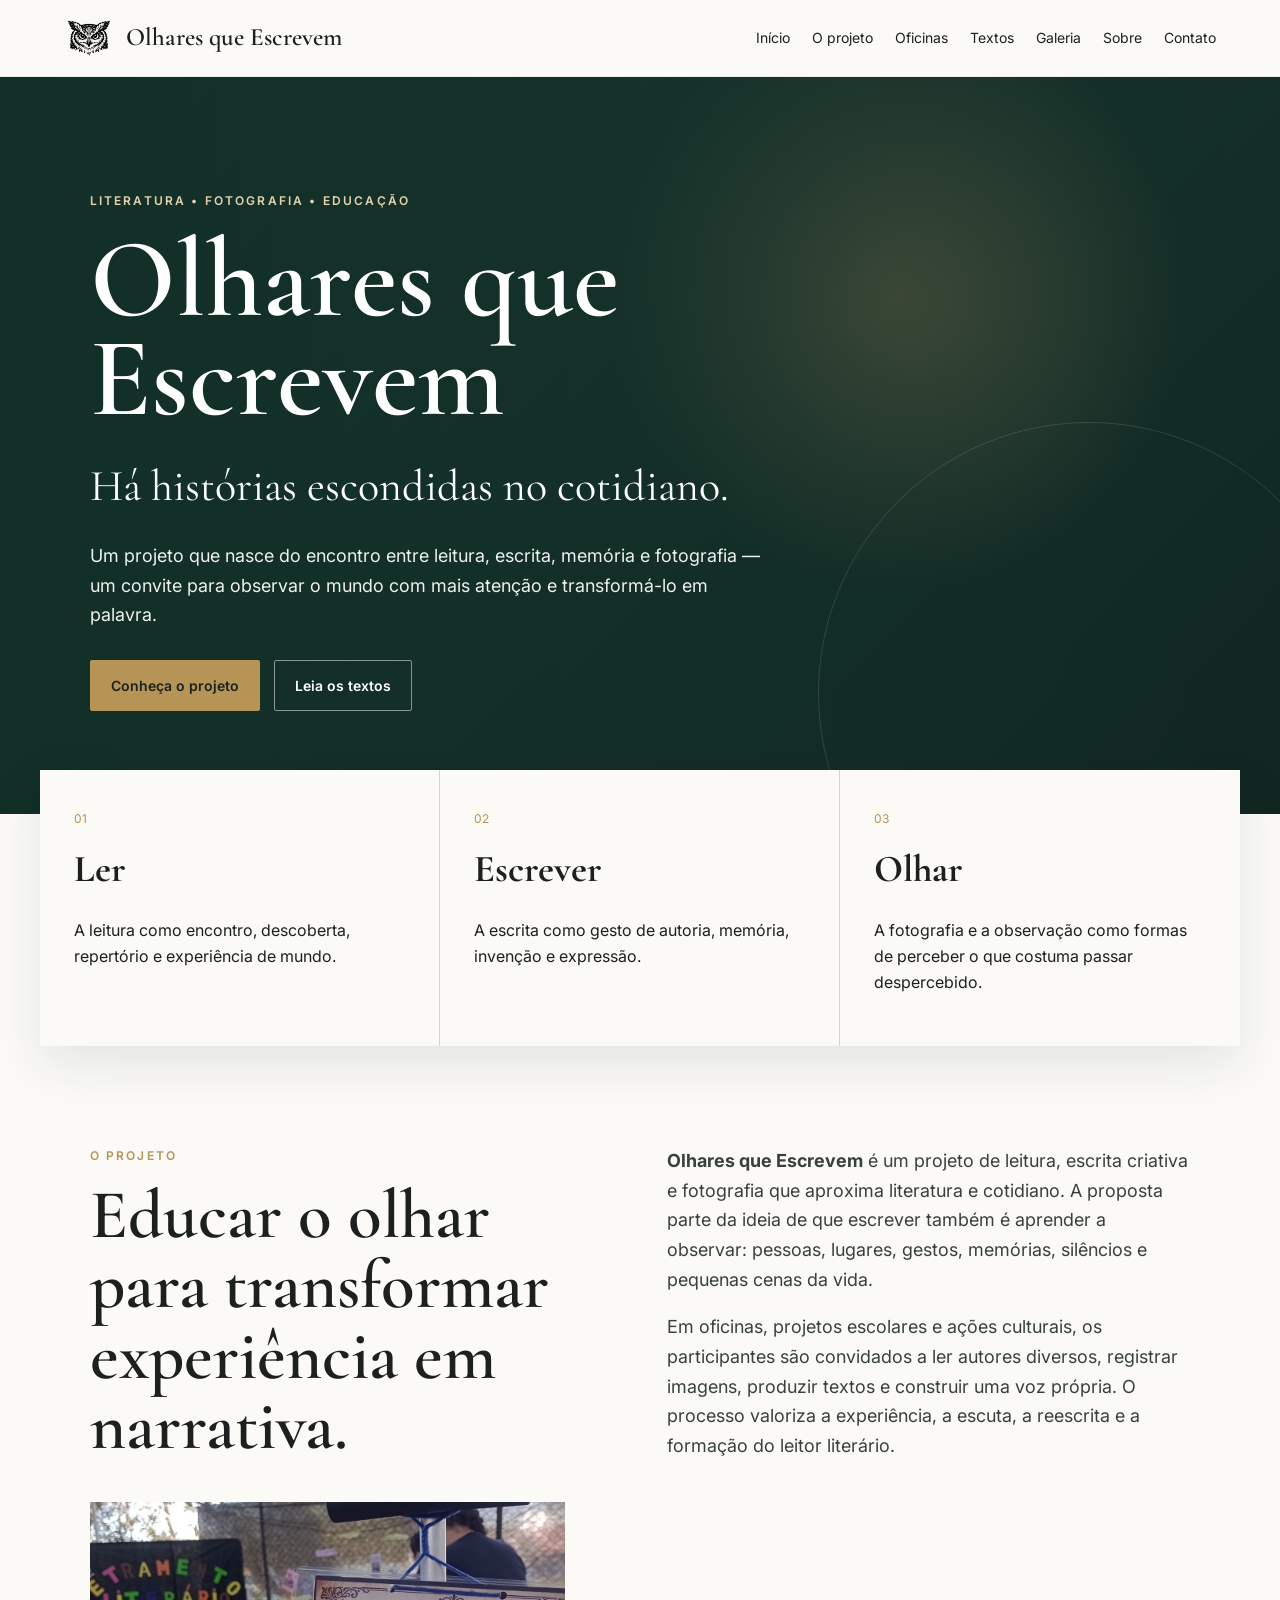
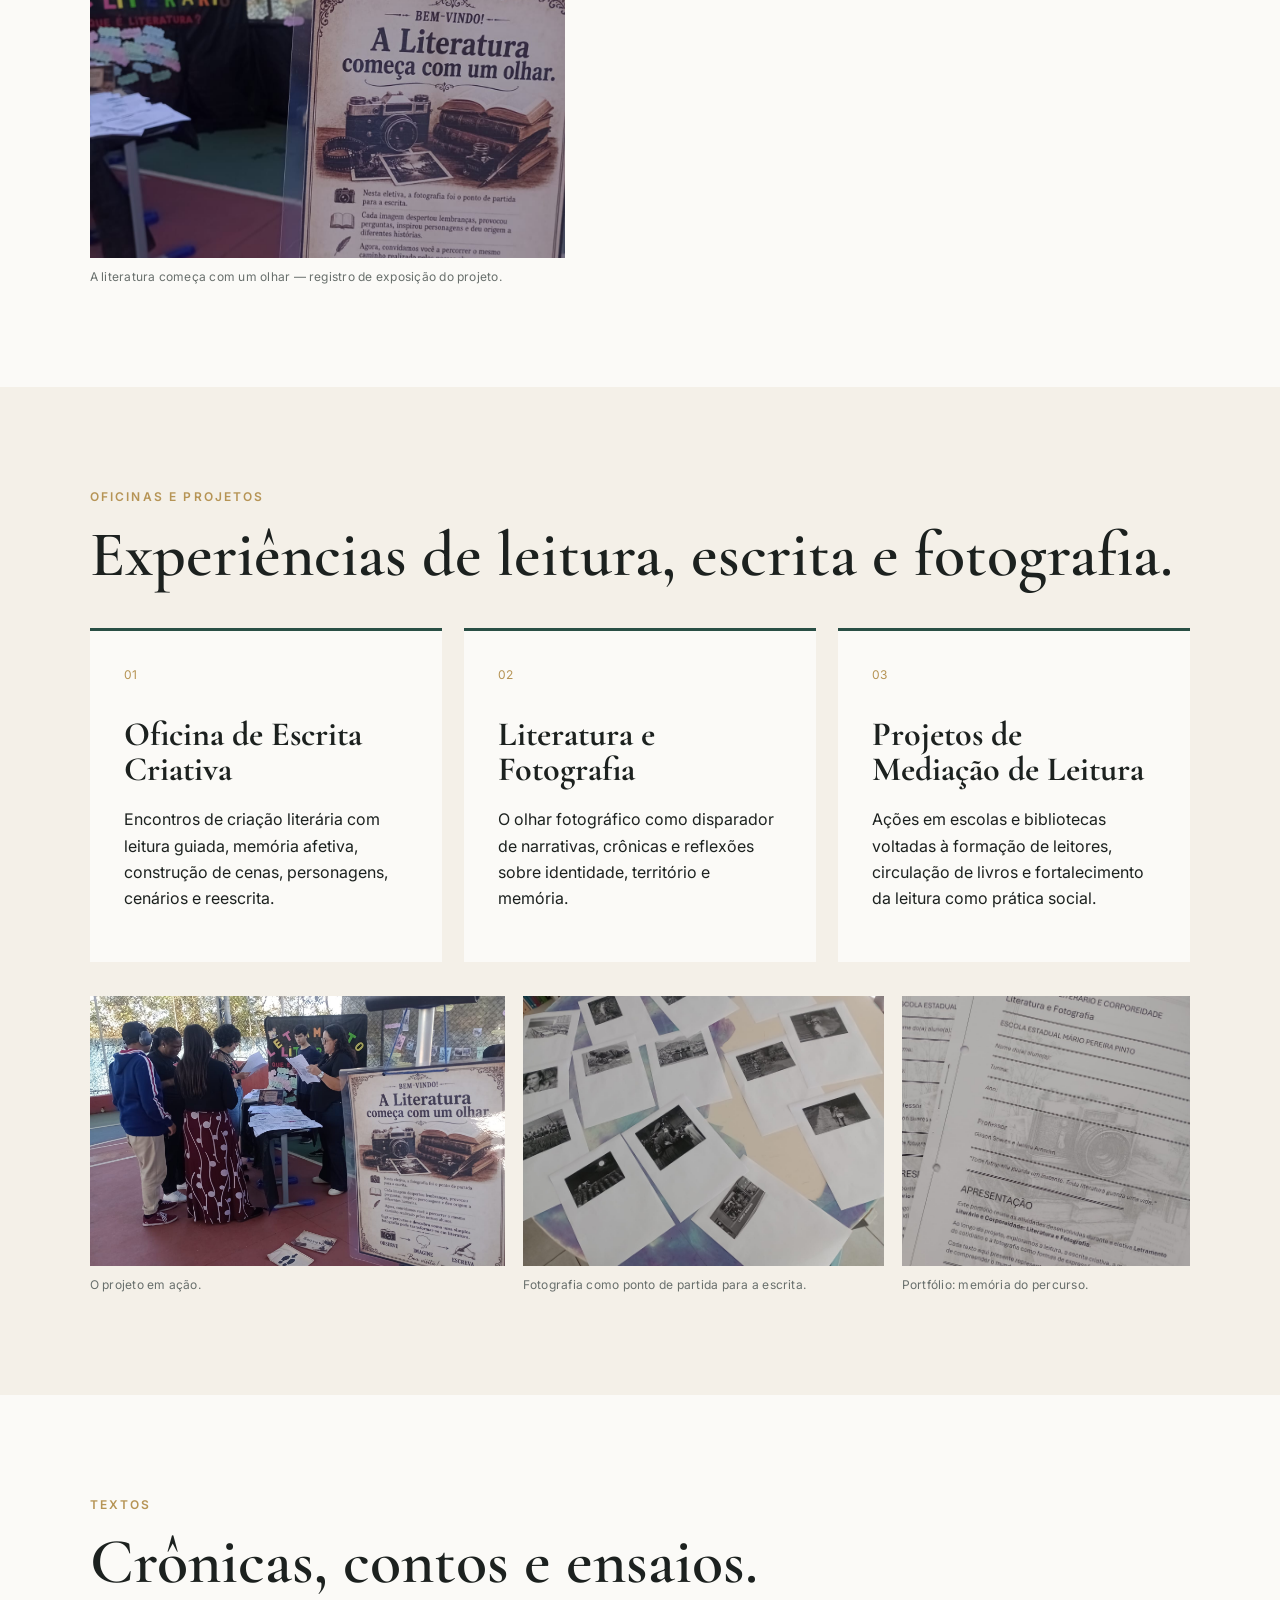
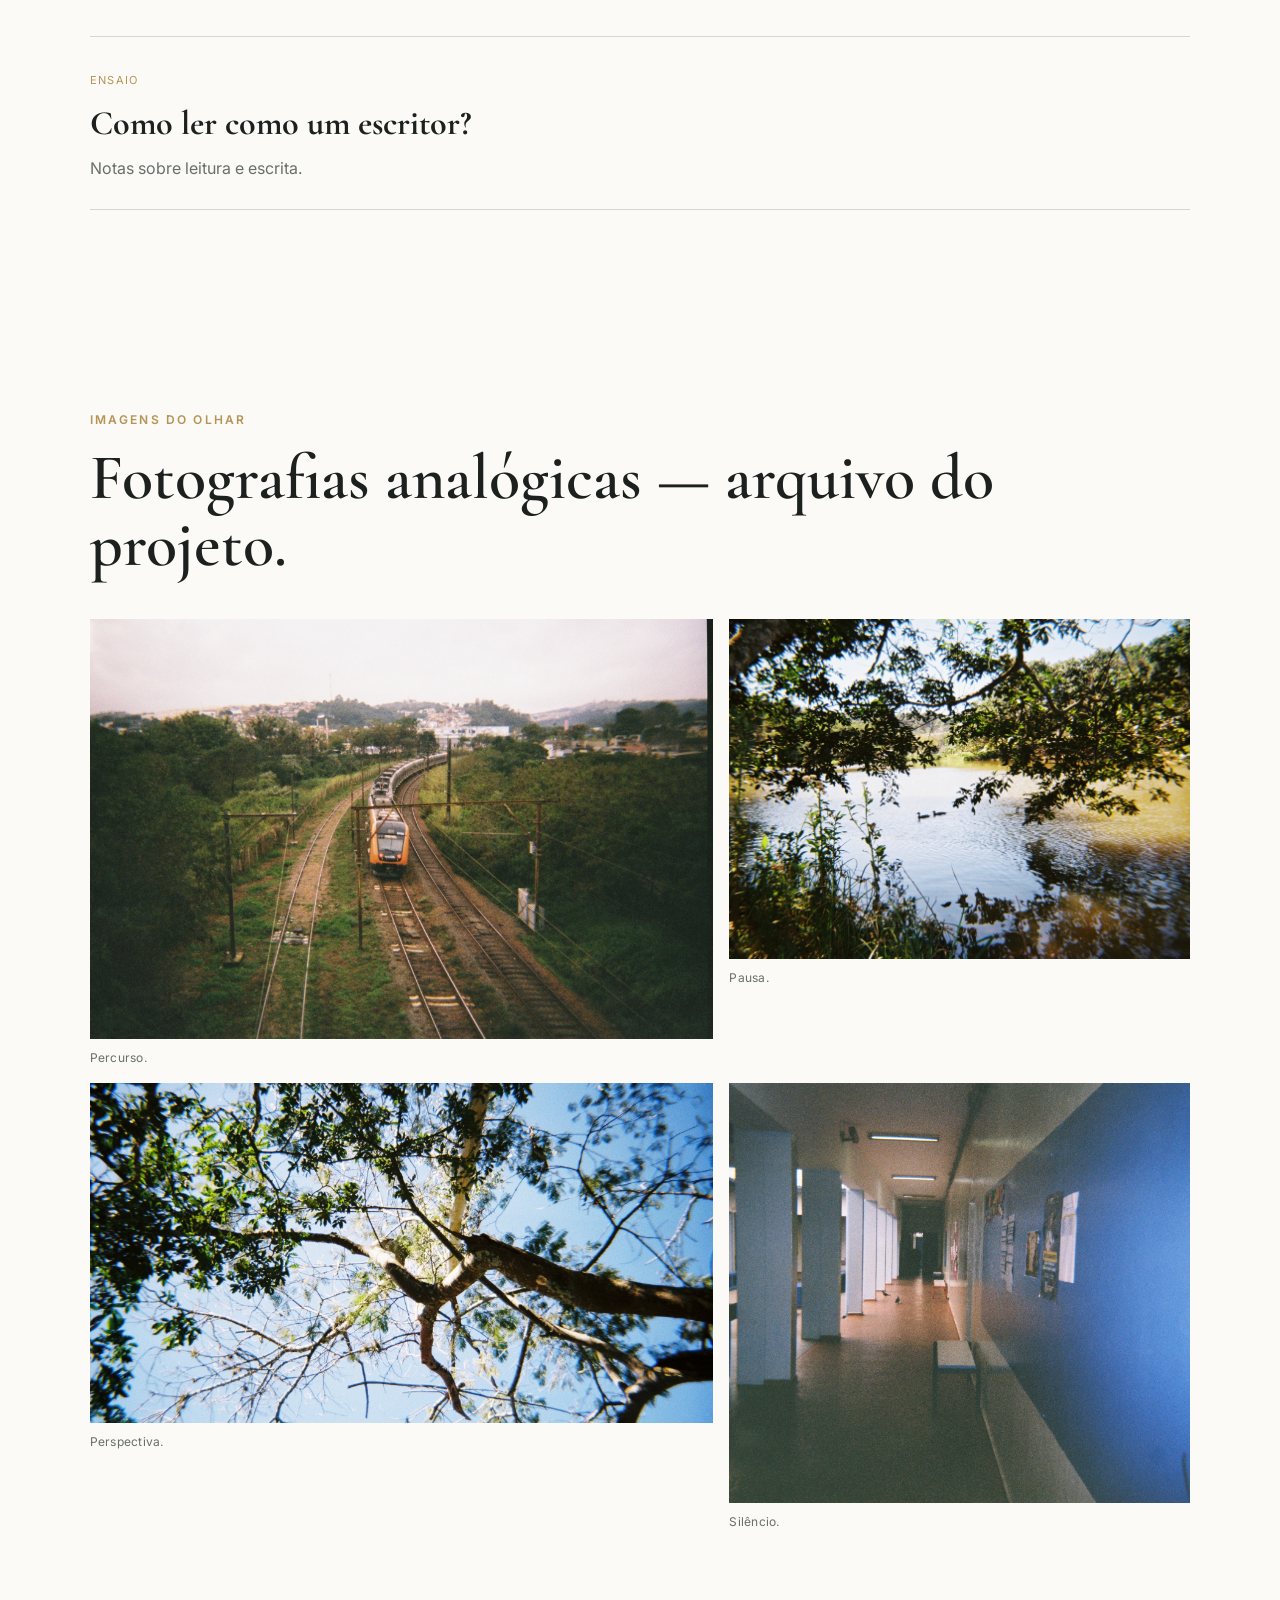
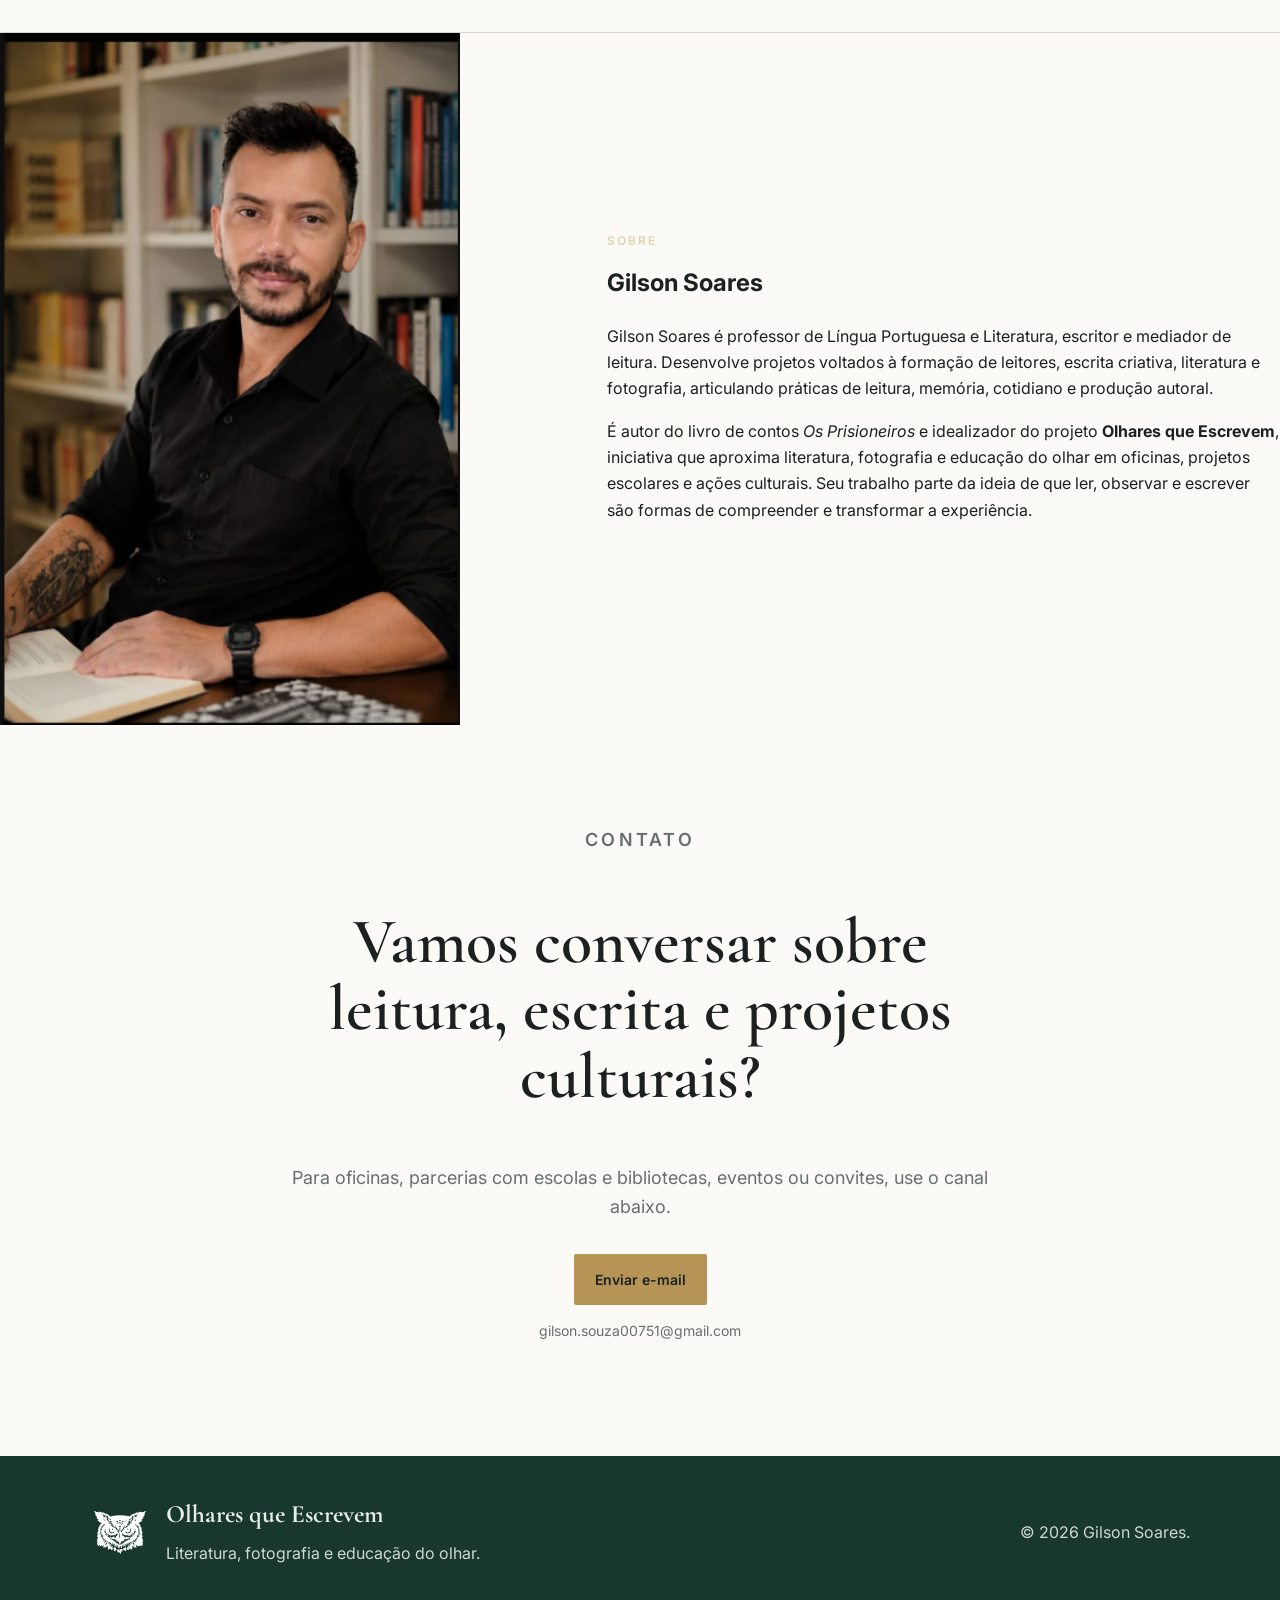
<file: index.html>
<!doctype html>
<html lang="pt-BR">
<head>
  <meta charset="utf-8" />
  <meta name="viewport" content="width=device-width, initial-scale=1" />
  <meta name="description" content="Olhares que Escrevem — literatura, fotografia e educação do olhar." />
  <title>Olhares que Escrevem</title>
  <link rel="icon" href="imagens/favicon.png" />
  <link rel="preconnect" href="https://fonts.googleapis.com">
  <link rel="preconnect" href="https://fonts.gstatic.com" crossorigin>
  <link href="https://fonts.googleapis.com/css2?family=Cormorant+Garamond:wght@500;600;700&family=Inter:wght@400;500;600&display=swap" rel="stylesheet">
  <link rel="stylesheet" href="style.css" />
</head>
<body>
  <header class="site-header">
    <a class="brand" href="#inicio" aria-label="Olhares que Escrevem">
      <img class="brand-logo" src="imagens/logo-coruja.png" alt="" />
      <span class="brand-text">Olhares que Escrevem</span>
    </a>

    <button class="menu-toggle" aria-label="Abrir menu" aria-expanded="false">☰</button>

    <nav class="main-nav" aria-label="Navegação principal">
      <a href="#inicio">Início</a>
      <a href="#projeto">O projeto</a>
      <a href="#oficinas">Oficinas</a>
      <a href="#textos">Textos</a>
      <a href="#galeria">Galeria</a>
      <a href="#sobre">Sobre</a>
      <a href="#contato">Contato</a>
    </nav>
  </header>

  <main>
    <section id="inicio" class="hero">
      <div class="hero-content">
        <p class="eyebrow">Literatura • Fotografia • Educação</p>
        <h1>Olhares que Escrevem</h1>
        <p class="hero-subtitle">Há histórias escondidas no cotidiano.</p>
        <p class="hero-text">
          Um projeto que nasce do encontro entre leitura, escrita, memória e fotografia —
          um convite para observar o mundo com mais atenção e transformá-lo em palavra.
        </p>
        <div class="hero-actions">
          <a class="btn primary" href="#projeto">Conheça o projeto</a>
          <a class="btn ghost" href="#textos">Leia os textos</a>
        </div>
      </div>
    </section>

    <section class="trio" aria-label="Pilares do projeto">
      <article><span>01</span><h2>Ler</h2><p>A leitura como encontro, descoberta, repertório e experiência de mundo.</p></article>
      <article><span>02</span><h2>Escrever</h2><p>A escrita como gesto de autoria, memória, invenção e expressão.</p></article>
      <article><span>03</span><h2>Olhar</h2><p>A fotografia e a observação como formas de perceber o que costuma passar despercebido.</p></article>
    </section>

    <section id="projeto" class="section two-col project-section">
      <div>
        <p class="section-kicker">O projeto</p>
        <h2>Educar o olhar para transformar experiência em narrativa.</h2>
        <figure class="editorial-photo">
          <img src="imagens/literatura-comeca-com-um-olhar.jpg" alt="Exposição do projeto com o cartaz A Literatura começa com um olhar." />
          <figcaption>A literatura começa com um olhar — registro de exposição do projeto.</figcaption>
        </figure>
      </div>
      <div class="prose">
        <p><strong>Olhares que Escrevem</strong> é um projeto de leitura, escrita criativa e fotografia que aproxima literatura e cotidiano. A proposta parte da ideia de que escrever também é aprender a observar: pessoas, lugares, gestos, memórias, silêncios e pequenas cenas da vida.</p>
        <p>Em oficinas, projetos escolares e ações culturais, os participantes são convidados a ler autores diversos, registrar imagens, produzir textos e construir uma voz própria. O processo valoriza a experiência, a escuta, a reescrita e a formação do leitor literário.</p>
      </div>
    </section>

    <section id="oficinas" class="section soft-bg">
      <p class="section-kicker">Oficinas e projetos</p>
      <h2 class="section-title">Experiências de leitura, escrita e fotografia.</h2>

      <div class="cards">
        <article class="card"><div class="card-number">01</div><h3>Oficina de Escrita Criativa</h3><p>Encontros de criação literária com leitura guiada, memória afetiva, construção de cenas, personagens, cenários e reescrita.</p></article>
        <article class="card"><div class="card-number">02</div><h3>Literatura e Fotografia</h3><p>O olhar fotográfico como disparador de narrativas, crônicas e reflexões sobre identidade, território e memória.</p></article>
        <article class="card"><div class="card-number">03</div><h3>Projetos de Mediação de Leitura</h3><p>Ações em escolas e bibliotecas voltadas à formação de leitores, circulação de livros e fortalecimento da leitura como prática social.</p></article>
      </div>

      <div class="action-grid">
        <figure><img src="imagens/projeto-em-acao.jpg" alt="Alunos e professores participando de exposição literária e fotográfica." /><figcaption>O projeto em ação.</figcaption></figure>
        <figure><img src="imagens/processo-criativo.jpg" alt="Fotografias impressas organizadas sobre uma mesa durante atividade." /><figcaption>Fotografia como ponto de partida para a escrita.</figcaption></figure>
        <figure><img src="imagens/portfolio.jpg" alt="Portfólio impresso de Literatura e Fotografia." /><figcaption>Portfólio: memória do percurso.</figcaption></figure>
      </div>
    </section>

    <section id="textos" class="section">
      <p class="section-kicker">Textos</p>
      <h2 class="section-title">Crônicas, contos e ensaios.</h2>

      <div class="text-list">
  <a class="text-item" href="textos/ler-como-escritor.html"><div><span class="tag">Ensaio</span><h3>Como ler como um escritor?</h3><p>Notas sobre leitura e escrita.</p></div></a>
</div>
</section>  
        
      
    
    <section id="galeria" class="section gallery-section">
      <p class="section-kicker">Imagens do olhar</p>
      <h2 class="section-title">Fotografias analógicas — arquivo do projeto.</h2>
      <div class="real-gallery">
        <figure class="wide"><img src="imagens/trem-analogica.jpg" alt="Trem fotografado em trilhos, em fotografia analógica." /><figcaption>Percurso.</figcaption></figure>
        <figure><img src="imagens/lago-patos-analogica.jpg" alt="Lago emoldurado por árvores, com patos ao centro." /><figcaption>Pausa.</figcaption></figure>
        <figure><img src="imagens/arvore-analogica.jpg" alt="Árvore fotografada de baixo para cima." /><figcaption>Perspectiva.</figcaption></figure>
        <figure class="wide"><img src="imagens/corredor-escola-analogica.jpg" alt="Corredor escolar vazio em fotografia analógica." /><figcaption>Silêncio.</figcaption></figure>
      </div>
    </section>

      <section id="sobre" class="about">
    <div class="about-photo-wrap">
      <img class="about-photo" src="imagens/gilson-soares.png" alt="Gilson Soares em ambiente com livros ao fundo">
    </div>
    <div class="about-content">
      <p class="eyebrow">SOBRE</p>
      <h2>Gilson Soares</h2>
      <p>Gilson Soares é professor de Língua Portuguesa e Literatura, escritor e mediador de leitura. Desenvolve projetos voltados à formação de leitores, escrita criativa, literatura e fotografia, articulando práticas de leitura, memória, cotidiano e produção autoral.</p>
      <p>É autor do livro de contos <em>Os Prisioneiros</em> e idealizador do projeto <strong>Olhares que Escrevem</strong>, iniciativa que aproxima literatura, fotografia e educação do olhar em oficinas, projetos escolares e ações culturais. Seu trabalho parte da ideia de que ler, observar e escrever são formas de compreender e transformar a experiência.</p>
    </div>
  </section>


    <section id="contato" class="section contact">
      <p class="section-kicker">Contato</p>
      <h2>Vamos conversar sobre leitura, escrita e projetos culturais?</h2>
      <p>Para oficinas, parcerias com escolas e bibliotecas, eventos ou convites, use o canal abaixo.</p>
      <a class="btn primary" href="mailto:gilson.souza00751@gmail.com">Enviar e-mail</a>
      <p class="contact-email">gilson.souza00751@gmail.com</p>
    </section>
  </main>

  <footer>
    <div class="footer-brand">
      <img src="imagens/logo-coruja.png" alt="" />
      <div><strong>Olhares que Escrevem</strong><p>Literatura, fotografia e educação do olhar.</p></div>
    </div>
    <p>© <span id="year"></span> Gilson Soares.</p>
  </footer>

  <script src="script.js"></script>
</body>
</html>
</file>
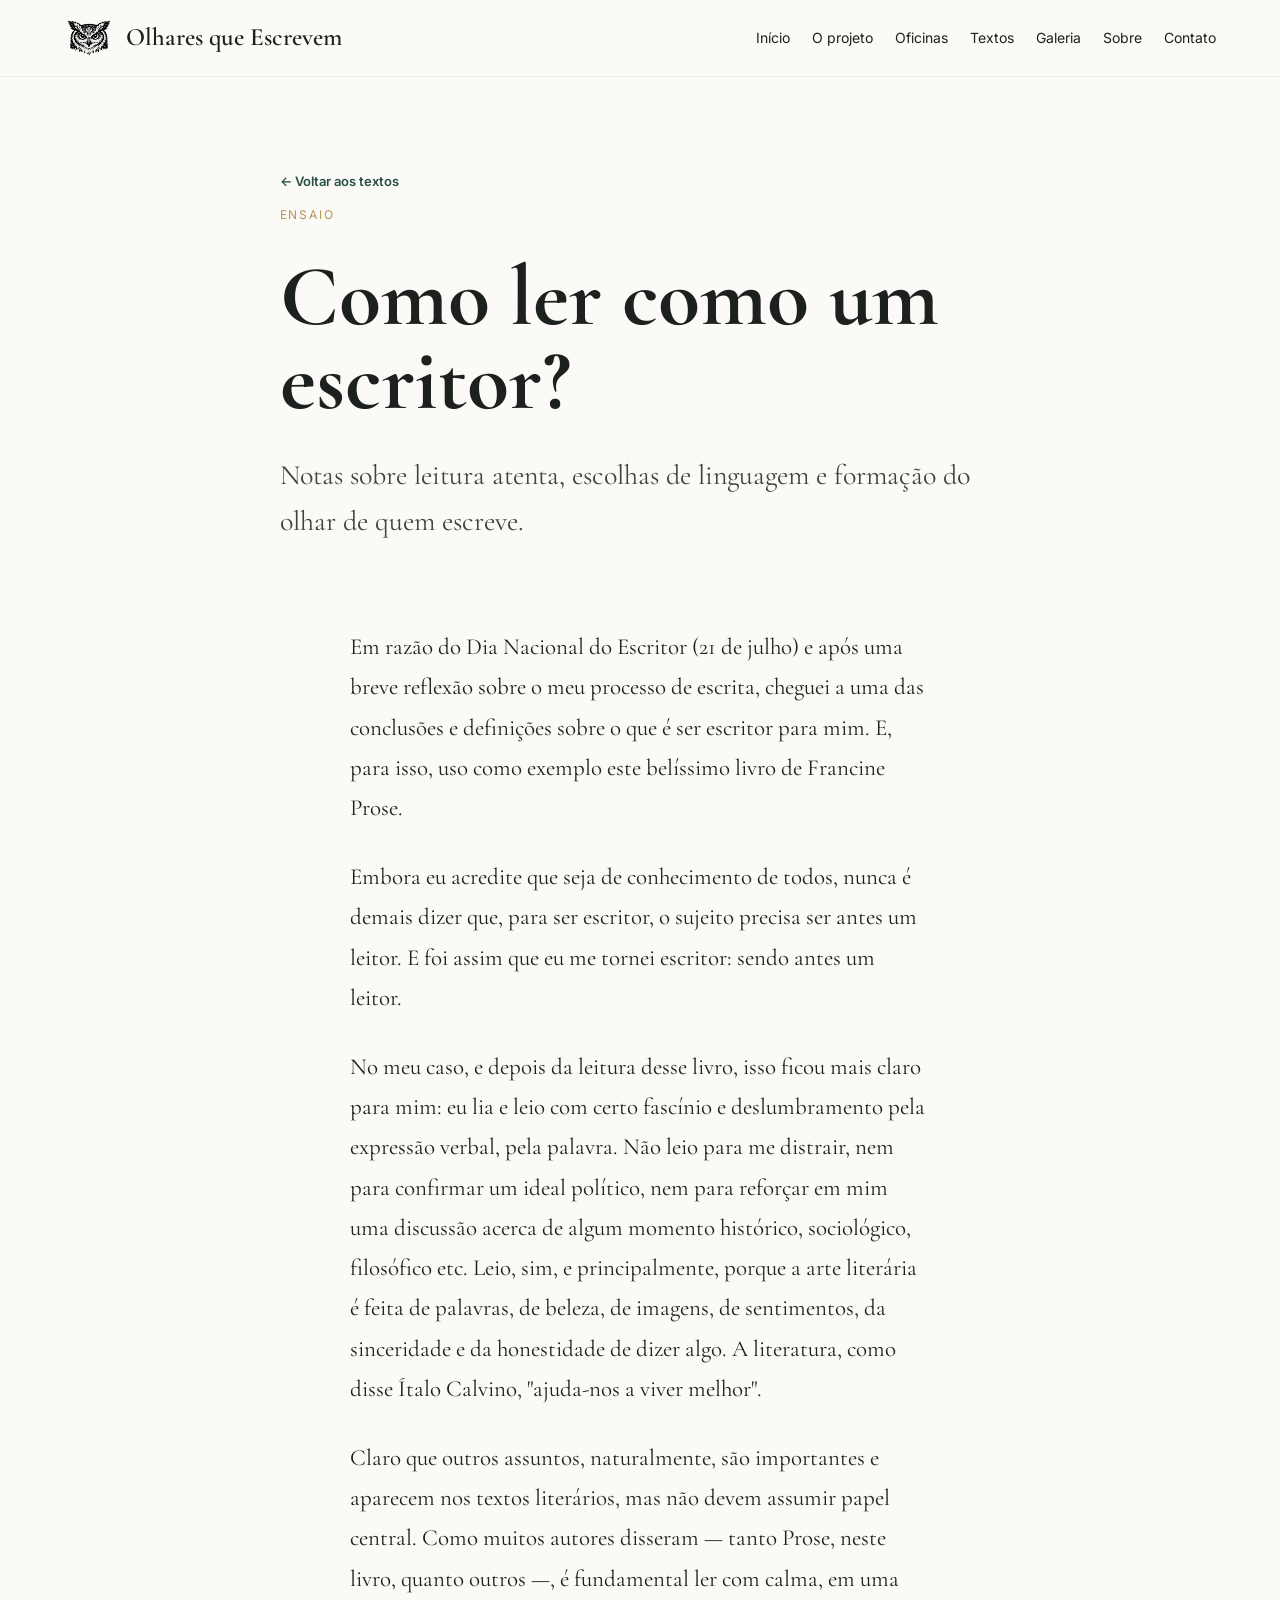
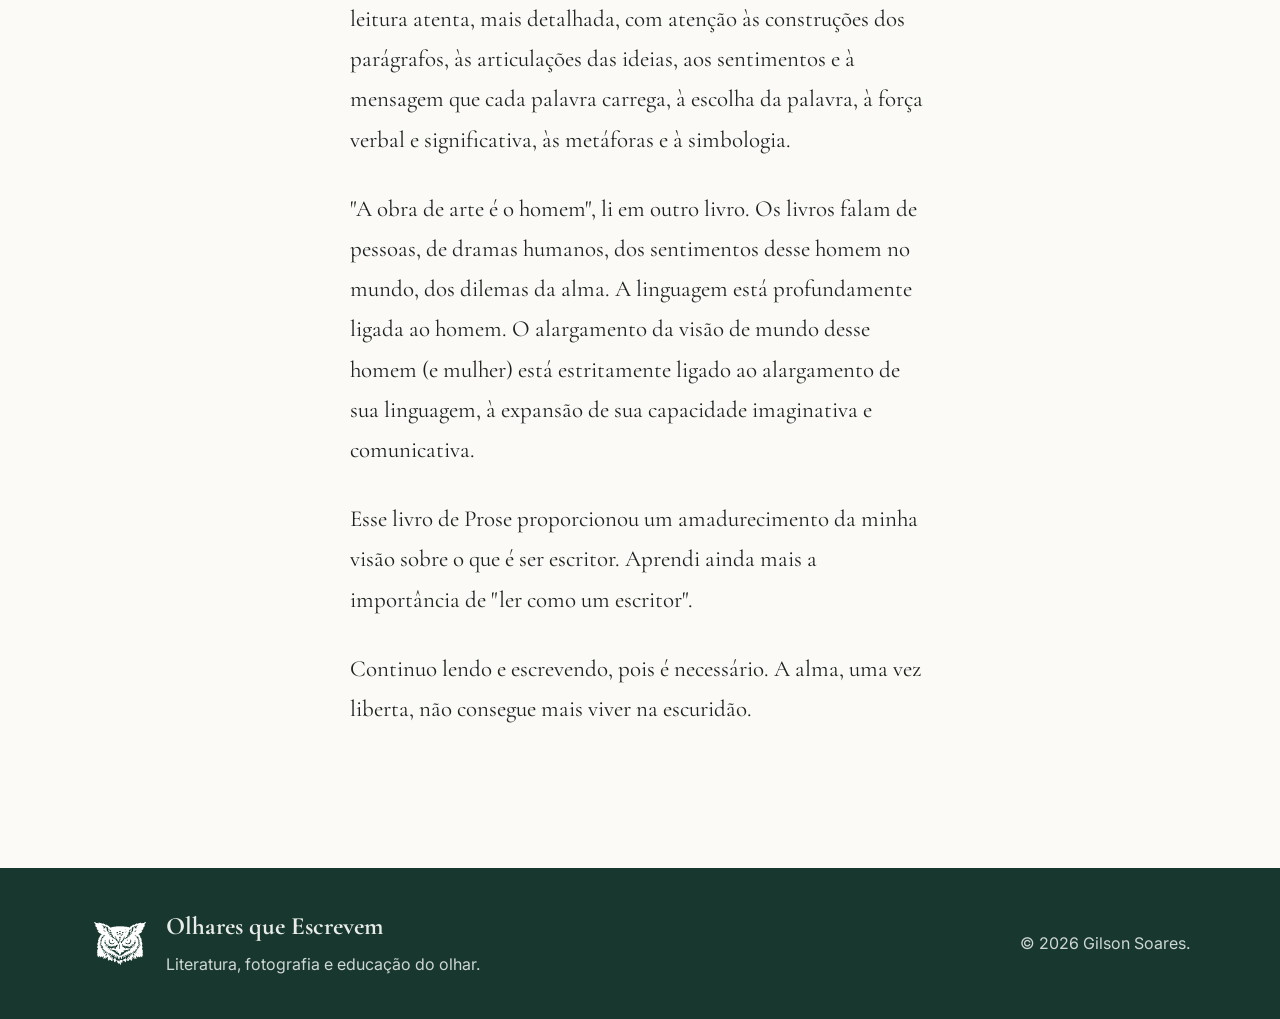
<file: textos/ler-como-escritor.html>
<!doctype html><html lang="pt-BR"><head>
<meta charset="utf-8"><meta name="viewport" content="width=device-width, initial-scale=1">
<title>Como ler como um escritor? — Olhares que Escrevem</title>
<link rel="icon" href="../imagens/favicon.png">
<link rel="preconnect" href="https://fonts.googleapis.com"><link rel="preconnect" href="https://fonts.gstatic.com" crossorigin>
<link href="https://fonts.googleapis.com/css2?family=Cormorant+Garamond:wght@500;600;700&family=Inter:wght@400;500;600&display=swap" rel="stylesheet">
<link rel="stylesheet" href="../style.css"></head>
<body class="article-page">
<header class="site-header"><a class="brand" href="../index.html"><img class="brand-logo" src="../imagens/logo-coruja.png" alt=""><span class="brand-text">Olhares que Escrevem</span></a>
<button class="menu-toggle" aria-label="Abrir menu" aria-expanded="false">☰</button>
<nav class="main-nav"><a href="../index.html">Início</a><a href="../index.html#projeto">O projeto</a><a href="../index.html#oficinas">Oficinas</a><a href="../index.html#textos">Textos</a><a href="../index.html#galeria">Galeria</a><a href="../index.html#sobre">Sobre</a><a href="../index.html#contato">Contato</a></nav></header>
<main><header class="article-header"><a class="back" href="../index.html#textos">← Voltar aos textos</a><p class="article-meta">Ensaio</p><h1>Como ler como um escritor?</h1><p class="article-lead">Notas sobre leitura atenta, escolhas de linguagem e formação do olhar de quem escreve.</p></header>
<article class="article-body"><p>Em razão do Dia Nacional do Escritor (21 de julho) e após uma breve reflexão sobre o meu processo de escrita, cheguei a uma das conclusões e definições sobre o que é ser escritor para mim. E, para isso, uso como exemplo este belíssimo livro de Francine Prose.</p>
<p>Embora eu acredite que seja de conhecimento de todos, nunca é demais dizer que, para ser escritor, o sujeito precisa ser antes um leitor. E foi assim que eu me tornei escritor: sendo antes um leitor.</p>
<p>No meu caso, e depois da leitura desse livro, isso ficou mais claro para mim: eu lia e leio com certo fascínio e deslumbramento pela expressão verbal, pela palavra. Não leio para me distrair, nem para confirmar um ideal político, nem para reforçar em mim uma discussão acerca de algum momento histórico, sociológico, filosófico etc. Leio, sim, e principalmente, porque a arte literária é feita de palavras, de beleza, de imagens, de sentimentos, da sinceridade e da honestidade de dizer algo. A literatura, como disse Ítalo Calvino, &quot;ajuda-nos a viver melhor&quot;.</p>
<p>Claro que outros assuntos, naturalmente, são importantes e aparecem nos textos literários, mas não devem assumir papel central. Como muitos autores disseram — tanto Prose, neste livro, quanto outros —, é fundamental ler com calma, em uma leitura atenta, mais detalhada, com atenção às construções dos parágrafos, às articulações das ideias, aos sentimentos e à mensagem que cada palavra carrega, à escolha da palavra, à força verbal e significativa, às metáforas e à simbologia.</p>
<p>&quot;A obra de arte é o homem&quot;, li em outro livro. Os livros falam de pessoas, de dramas humanos, dos sentimentos desse homem no mundo, dos dilemas da alma. A linguagem está profundamente ligada ao homem. O alargamento da visão de mundo desse homem (e mulher) está estritamente ligado ao alargamento de sua linguagem, à expansão de sua capacidade imaginativa e comunicativa.</p>
<p>Esse livro de Prose proporcionou um amadurecimento da minha visão sobre o que é ser escritor. Aprendi ainda mais a importância de &quot;ler como um escritor&quot;.</p>
<p>Continuo lendo e escrevendo, pois é necessário. A alma, uma vez liberta, não consegue mais viver na escuridão.</p></article></main>
<footer><div class="footer-brand"><img src="../imagens/logo-coruja.png" alt=""><div><strong>Olhares que Escrevem</strong><p>Literatura, fotografia e educação do olhar.</p></div></div><p>© <span id="year"></span> Gilson Soares.</p></footer>
<script src="../script.js"></script></body></html>
</file>
<file: style.css>
:root{
  --green:#294f45;
  --green-dark:#17372f;
  --gold:#b69455;
  --cream:#f4f0e8;
  --paper:#fbfaf7;
  --ink:#1c211f;
  --muted:#686f6c;
  --line:#d9d5cb;
}
*{box-sizing:border-box}
html{scroll-behavior:smooth}
body{margin:0;font-family:"Inter",system-ui,sans-serif;color:var(--ink);background:var(--paper);line-height:1.65}
a{color:inherit;text-decoration:none}
img{max-width:100%;display:block}

.site-header{position:sticky;top:0;z-index:20;display:flex;align-items:center;justify-content:space-between;gap:24px;padding:13px 5vw;background:rgba(251,250,247,.96);border-bottom:1px solid rgba(0,0,0,.06);backdrop-filter:blur(12px)}
.brand{display:flex;align-items:center;gap:12px;font-weight:600}
.brand-logo{width:50px;height:50px;object-fit:contain}
.brand-text{font-family:"Cormorant Garamond",serif;font-size:25px}
.main-nav{display:flex;gap:22px;font-size:14px}
.main-nav a{position:relative}
.main-nav a:after{content:"";position:absolute;left:0;right:100%;bottom:-5px;height:1px;background:var(--gold);transition:.2s}
.main-nav a:hover:after{right:0}
.menu-toggle{display:none;background:none;border:0;font-size:25px;cursor:pointer}

.hero{min-height:78vh;position:relative;display:flex;align-items:center;padding:8vw 7vw;background:linear-gradient(90deg,rgba(16,45,38,.92),rgba(16,45,38,.55)),radial-gradient(circle at 70% 30%,#8c7955 0,transparent 28%),linear-gradient(135deg,#264d43,#111d1a);color:white;overflow:hidden}
.hero:after{content:"";position:absolute;right:-80px;bottom:-150px;width:540px;height:540px;border:1px solid rgba(255,255,255,.12);border-radius:50%}
.hero-content{position:relative;z-index:2;max-width:820px}
.eyebrow,.section-kicker{text-transform:uppercase;letter-spacing:.18em;font-size:12px;font-weight:600}
.eyebrow{color:#e6d3ad}
.hero h1{margin:.18em 0 .05em;font-family:"Cormorant Garamond",serif;font-size:clamp(58px,9vw,112px);font-weight:600;line-height:.88}
.hero-subtitle{font-family:"Cormorant Garamond",serif;font-size:clamp(28px,3.5vw,44px);margin:22px 0 12px}
.hero-text{max-width:670px;font-size:18px;color:#f0f0ec}
.hero-actions{display:flex;gap:14px;flex-wrap:wrap;margin-top:30px}
.btn{display:inline-block;padding:13px 20px;border-radius:2px;border:1px solid transparent;font-weight:600;font-size:14px}
.btn.primary{background:var(--gold);color:#18221f}
.btn.ghost{border-color:rgba(255,255,255,.5);color:white}

.trio{display:grid;grid-template-columns:repeat(3,1fr);max-width:1200px;margin:-44px auto 0;position:relative;z-index:5;background:var(--paper);box-shadow:0 18px 48px rgba(20,35,30,.10)}
.trio article{padding:34px;border-right:1px solid var(--line)}
.trio article:last-child{border-right:0}
.trio span{color:var(--gold);font-size:12px}
.trio h2{margin:8px 0 4px;font-family:"Cormorant Garamond",serif;font-size:38px}

.section{padding:100px 7vw;max-width:1400px;margin:0 auto}
.soft-bg{max-width:none;background:var(--cream)}
.soft-bg > *{max-width:1200px;margin-left:auto;margin-right:auto}
.section-kicker{color:var(--gold);margin:0 0 14px}
.section-title,.section h2{font-family:"Cormorant Garamond",serif;font-weight:600}
.section-title{font-size:clamp(42px,5vw,66px);line-height:1.05;margin:0 0 40px}
.two-col{display:grid;grid-template-columns:1fr 1.1fr;gap:8vw;align-items:start}
.two-col h2{font-size:clamp(44px,5.4vw,72px);line-height:1.02;margin:0}
.prose{font-size:18px;color:#38413e}
.prose p:first-child{margin-top:0}

.editorial-photo{margin:40px 0 0}
.editorial-photo img{width:100%;aspect-ratio:4/3;object-fit:cover}
figcaption{margin-top:9px;font-size:12px;color:var(--muted);letter-spacing:.02em}

.cards{display:grid;grid-template-columns:repeat(3,1fr);gap:22px}
.card{background:var(--paper);padding:34px;min-height:310px;border-top:3px solid var(--green)}
.card-number{color:var(--gold);font-size:12px}
.card h3{font-family:"Cormorant Garamond",serif;font-size:34px;line-height:1.05;margin:32px 0 18px}

.action-grid{display:grid;grid-template-columns:1.15fr 1fr .8fr;gap:18px;margin-top:34px}
.action-grid figure{margin:0}
.action-grid img{width:100%;height:270px;object-fit:cover}

.text-list{border-top:1px solid var(--line)}
.text-item{display:flex;justify-content:space-between;gap:25px;align-items:center;padding:28px 0;border-bottom:1px solid var(--line);transition:padding .2s ease,background .2s ease}
.text-item:hover{padding-left:12px;background:rgba(182,148,85,.06)}
.text-item h3{margin:5px 0 3px;font-family:"Cormorant Garamond",serif;font-size:34px}
.text-item p{margin:0;color:var(--muted)}
.tag{font-size:11px;letter-spacing:.12em;text-transform:uppercase;color:var(--gold)}
.arrow{font-size:34px;color:var(--green)}

.real-gallery{display:grid;grid-template-columns:1.15fr .85fr;gap:16px}
.real-gallery figure{margin:0}
.real-gallery img{width:100%;height:340px;object-fit:cover}
.real-gallery .wide img{height:420px}
.gallery-section{max-width:1400px}

.about{border-top:1px solid var(--line)}
.contact{text-align:center;max-width:900px}
.contact h2{font-size:clamp(42px,5vw,64px);line-height:1.05}
.contact p{font-size:18px;color:var(--muted)}
.contact .btn{margin-top:14px}
.contact-email{font-size:14px!important}

footer{display:flex;justify-content:space-between;align-items:center;gap:30px;padding:38px 7vw;background:var(--green-dark);color:#e9ece8}
.footer-brand{display:flex;align-items:center;gap:16px}
.footer-brand img{width:60px;height:60px;object-fit:contain;filter:brightness(0) invert(1)}
footer strong{font-family:"Cormorant Garamond",serif;font-size:25px}
footer p{margin:4px 0;color:#cfd7d3}

.article-page{background:var(--paper)}
.article-header{max-width:900px;margin:0 auto;padding:90px 7vw 35px}
.article-header .back{font-size:13px;color:var(--green);font-weight:600}
.article-header h1{font-family:"Cormorant Garamond",serif;font-size:clamp(52px,7vw,86px);line-height:.98;margin:30px 0 15px}
.article-meta{color:var(--gold);font-size:12px;text-transform:uppercase;letter-spacing:.15em}
.article-lead{font-family:"Cormorant Garamond",serif;font-size:28px;color:#3c4541}
.article-body{max-width:760px;margin:0 auto;padding:20px 7vw 110px;font-family:"Cormorant Garamond",serif;font-size:23px;line-height:1.75}
.article-body p{margin:0 0 1.25em}
.article-note{font-family:"Inter",sans-serif;font-size:15px;background:var(--cream);padding:22px;border-left:3px solid var(--gold);margin:32px 0}
.article-link{display:inline-block;font-family:"Inter",sans-serif;font-size:14px;font-weight:600;color:var(--green);border-bottom:1px solid var(--gold)}

@media (max-width:900px){
  .main-nav{display:none;position:absolute;top:76px;left:0;right:0;padding:18px 5vw 24px;background:var(--paper);flex-direction:column;border-bottom:1px solid var(--line)}
  .main-nav.open{display:flex}
  .menu-toggle{display:block}
  .trio{grid-template-columns:1fr;margin:0}
  .trio article{border-right:0;border-bottom:1px solid var(--line)}
  .two-col{grid-template-columns:1fr;gap:28px}
  .cards{grid-template-columns:1fr}
  .action-grid{grid-template-columns:1fr}
  .action-grid img{height:auto}
  .real-gallery{grid-template-columns:1fr}
  .real-gallery img,.real-gallery .wide img{height:auto}
  footer{flex-direction:column;align-items:flex-start}
}

.article-award{display:inline-block;margin:18px 0 0;padding:9px 13px;border-left:3px solid var(--gold);background:var(--cream);color:#4d554f;font-size:13px;line-height:1.5}

.about{
  display:grid;
  grid-template-columns:minmax(260px, 0.9fr) minmax(320px, 1.1fr);
  gap:56px;
  align-items:center;
}
.about-photo-wrap{
  width:100%;
}
.about-photo{
  display:block;
  width:100%;
  max-width:460px;
  height:auto;
  object-fit:cover;
  border-radius:0;
}
.about-content h2{
  margin-top:0;
}
@media (max-width: 820px){
  .about{
    grid-template-columns:1fr;
    gap:28px;
  }
  .about-photo{
    max-width:100%;
  }
}
</file>
